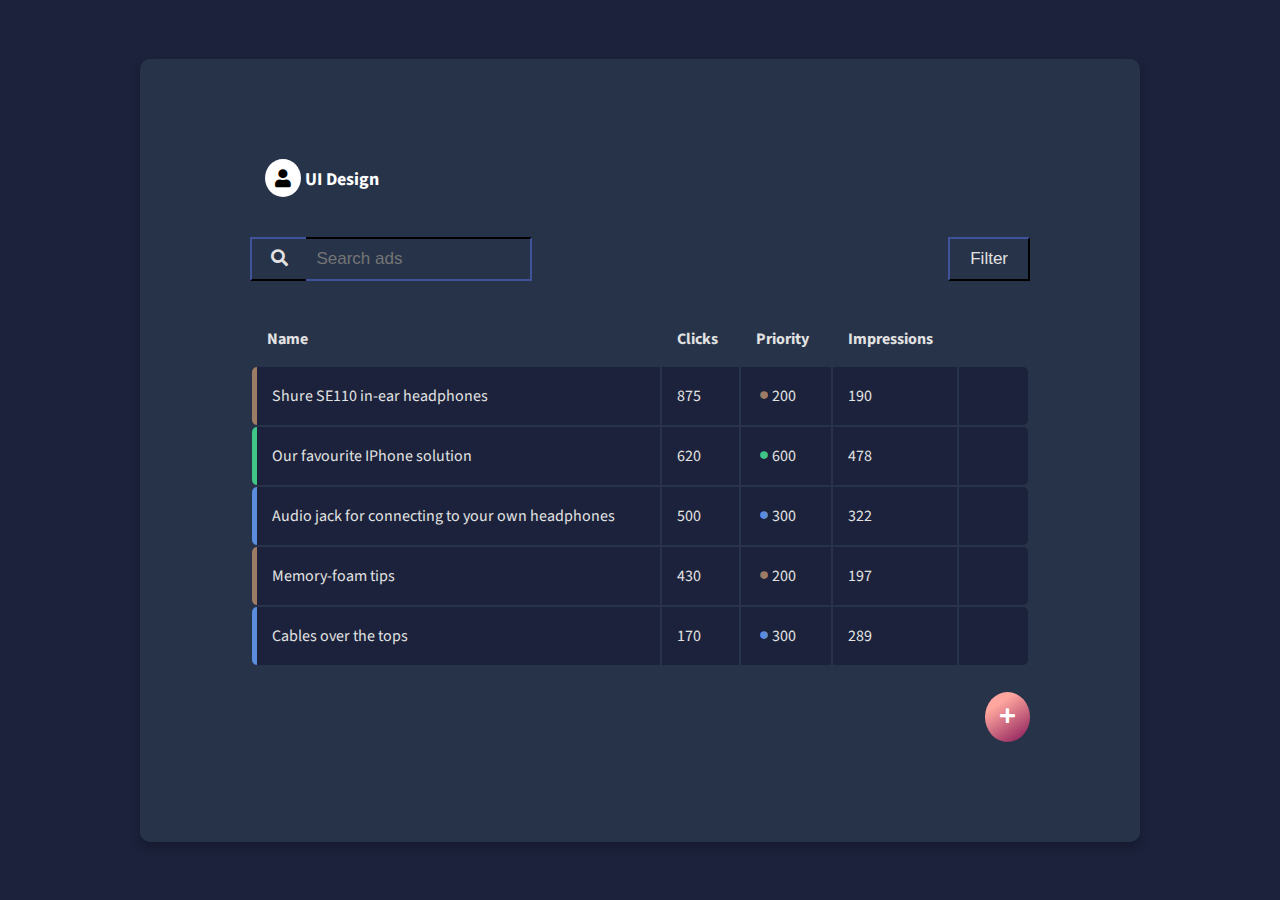
<file: AdsManager.html>
<!DOCTYPE html>
<html lang="en">
  <head>
    <meta charset="UTF-8" />
    <meta name="viewport" content="width=device-width, initial-scale=1.0" />
    <link rel="stylesheet" href="css/adsManager.css" />
    <link
      rel="stylesheet"
      href="https://cdnjs.cloudflare.com/ajax/libs/font-awesome/5.13.1/css/all.min.css"
    />
    <title>Ads Manager</title>
  </head>
  <body>
    <div class="container">
      <div class="user">
        <i class="fas fa-user"></i>
        UI Design
      </div>

      <div class="search-area">
        <div class="search">
          <form>
            <input type="text" placeholder="Search ads" name="search" />
            <button type="submit"><i class="fa fa-search"></i></button>
          </form>
        </div>
        <div class="filter">
          <button type="submit">Filter</button>
        </div>
      </div>

      <table>
        <thead>
          <tr>
            <th>Name</th>
            <th>Clicks</th>
            <th>Priority</th>
            <th>Impressions</th>
            <th></th>
          </tr>
        </thead>
        <tbody>
          <tr class="priority-200">
            <td>Shure SE110 in-ear headphones</td>
            <td>875</td>
            <td><i class="fas fa-circle"></i>200</td>
            <td>190</td>
            <td>
              <button class="delete"><i class="fas fa-trash"></i></button>
            </td>
          </tr>
          <tr class="priority-600">
            <td>Our favourite IPhone solution</td>
            <td>620</td>
            <td><i class="fas fa-circle"></i>600</td>
            <td>478</td>
            <td>
              <button class="delete"><i class="fas fa-trash"></i></button>
            </td>
          </tr>
          <tr class="priority-300">
            <td>Audio jack for connecting to your own headphones</td>
            <td>500</td>
            <td><i class="fas fa-circle"></i>300</td>
            <td>322</td>
            <td>
              <button class="delete"><i class="fas fa-trash"></i></button>
            </td>
          </tr>
          <tr class="priority-200">
            <td>Memory-foam tips</td>
            <td>430</td>
            <td><i class="fas fa-circle"></i>200</td>
            <td>197</td>
            <td>
              <button class="delete"><i class="fas fa-trash"></i></button>
            </td>
          </tr>
          <tr class="priority-300">
            <td>Cables over the tops</td>
            <td>170</td>
            <td><i class="fas fa-circle"></i>300</td>
            <td>289</td>
            <td>
              <button class="delete"><i class="fas fa-trash"></i></button>
            </td>
          </tr>
        </tbody>
      </table>
      <button type="submit" class="add-btn">
        <i class="fas fa-plus"></i>
      </button>
    </div>
  </body>
</html>
</file>
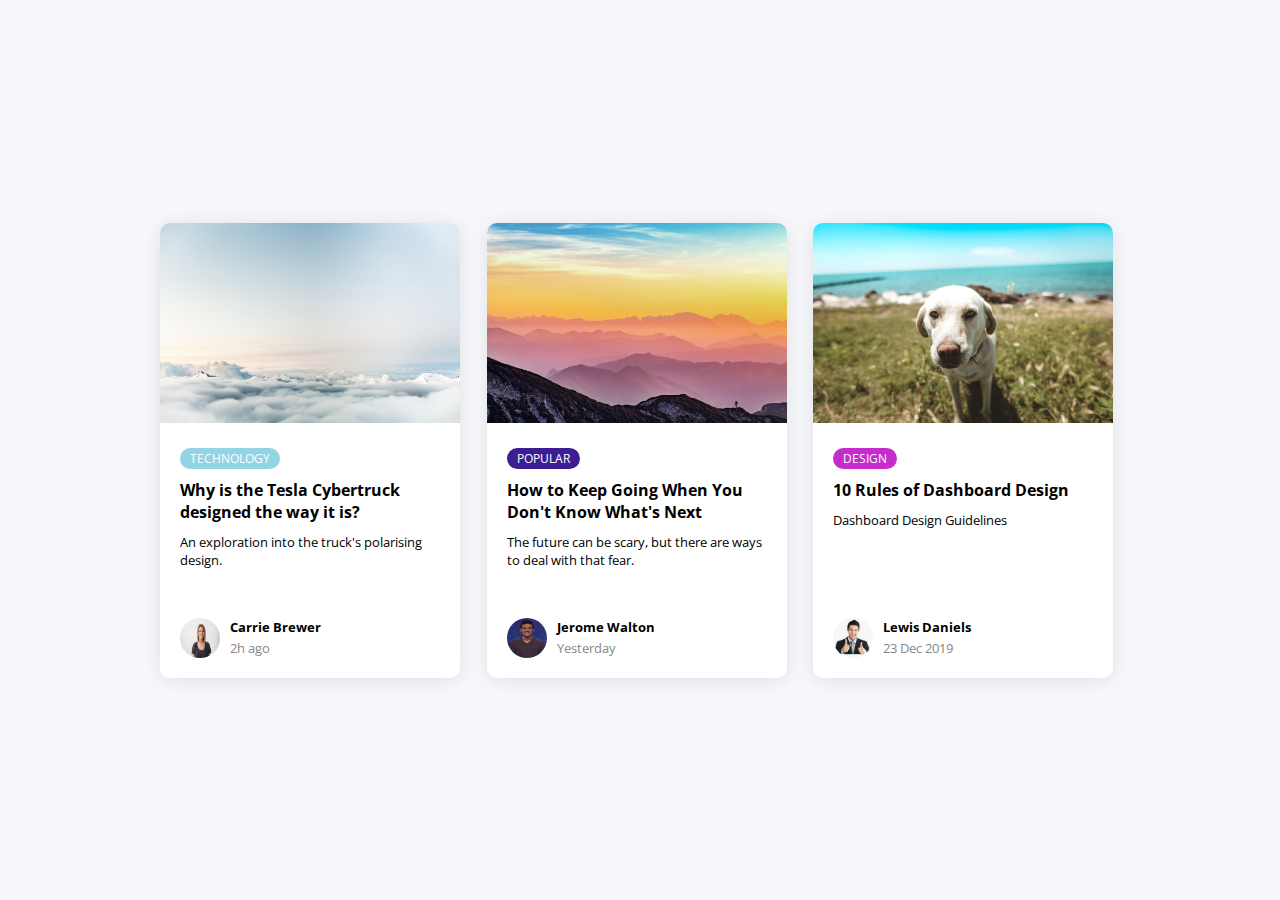
<file: BlogCard.html>
<!DOCTYPE html>
<html lang="en">
<head>
    <meta charset="UTF-8">
    <meta name="viewport" content="width=device-width, initial-scale=1.0">
    <title>Blog Cards</title>
    <link rel="stylesheet" href="css/blogCard.css">
</head>
<body>
    <div class="container">
        <div class="card">
            <div class="card-header">
                <img src="./images/clouds.jpeg" alt="rover" />
            </div>
            <div class="card-body">
                <span class="tag tag-teal">Technology</span>
                <h4>Why is the Tesla Cybertruck designed the way it is?</h4>
                <p>An exploration into the truck's polarising design.</p>
                <div class="user">
                    <img src="./images/person1.jpeg" alt="user 1" />
                    <div class="user-info">
                        <h5>Carrie Brewer</h5>
                        <small>2h ago</small>
                    </div>
                </div>
            </div>
        </div>
        <div class="card">
            <div class="card-header">
                <img src="./images/sunset.jpeg" alt="ballons" />
            </div>
            <div class="card-body">
                <span class="tag tag-purple">Popular</span>
                <h4>How to Keep Going When You Don't Know What's Next</h4>
                <p>
                    The future can be scary, but there are ways to deal with that fear.
                </p>
                <div class="user">
                    <img src="./images/person2.jpg" alt="user 2" />
                    <div class="user-info">
                        <h5>Jerome Walton</h5>
                        <small>Yesterday</small>
                    </div>
                </div>
            </div>
        </div>
        <div class="card">
            <div class="card-header">
                <img src="./images/dog3.jpeg" alt="city" />
            </div>
            <div class="card-body">
                <span class="tag tag-pink">Design</span>
                <h4>10 Rules of Dashboard Design</h4>
                <p>Dashboard Design Guidelines</p>
                <div class="user">
                    <img src="./images/person3.jpeg" alt="user 3" />
                    <div class="user-info">
                        <h5>Lewis Daniels</h5>
                        <small>23 Dec 2019</small>
                    </div>
                </div>
            </div>
        </div>
    </div>
</body>
</html>
</file>
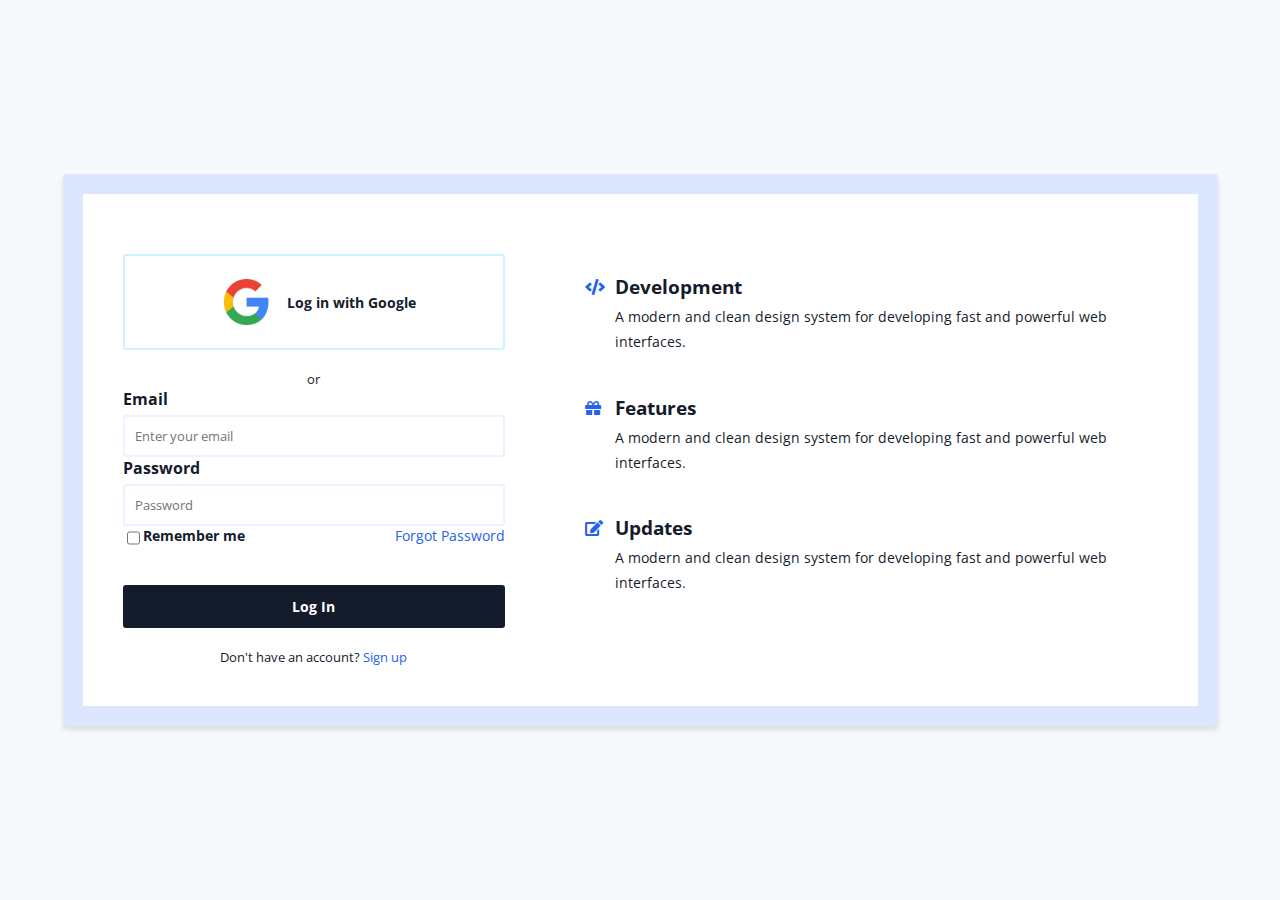
<file: Login.html>
<!DOCTYPE html>
<html lang="en">
  <head>
    <meta charset="UTF-8" />
    <meta name="viewport" content="width=device-width, initial-scale=1.0" />
    <title>Login Control</title>
    <link
      rel="stylesheet"
      href="https://cdnjs.cloudflare.com/ajax/libs/font-awesome/5.13.1/css/all.min.css"
    />
    <link rel="stylesheet" href="css/login.css" />
  </head>
  <body>
    <div class="container">
      <form>
        <button class="btn btn-ghost">
          <img src="/images/google.png" alt="" />
          Log in with Google
        </button>

        <small>or</small>

        <div class="form-control">
          <label for="email">Email</label>
          <input type="email" id="email" placeholder="Enter your email" />
        </div>

        <div class="form-control">
          <label for="password">Password</label>
          <input type="password" id="password" placeholder="Password" />
        </div>

        <div class="checkbox-container">
          <input type="checkbox" id="remember" />
          <label for="remember">Remember me</label>

          <a href="#">Forgot Password</a>
        </div>

        <button class="btn">Log In</button>

        <small>Don't have an account? <a href="#">Sign up</a></small>
      </form>
      <div class="features">
        <div class="feature">
          <i class="fas fa-code"></i>
          <h3>Development</h3>
          <p>
            A modern and clean design system for developing fast and powerful
            web interfaces.
          </p>
        </div>
        <div class="feature">
          <i class="fas fa-gift"></i>
          <h3>Features</h3>
          <p>
            A modern and clean design system for developing fast and powerful
            web interfaces.
          </p>
        </div>
        <div class="feature">
          <i class="fas fa-edit"></i>
          <h3>Updates</h3>
          <p>
            A modern and clean design system for developing fast and powerful
            web interfaces.
          </p>
        </div>
      </div>
    </div>
  </body>
</html>
</file>
<file: css/adsManager.css>
@import url("https://fonts.googleapis.com/css2?family=Source+Sans+Pro:wght@200;600&display=swap");

* {
  box-sizing: border-box;
}

body {
  background-color: #1c223b;
  color: #fff;
  font-family: "Source Sans Pro", sans-serif;
  display: flex;
  align-items: center;
  justify-content: center;
  height: 100vh;
  margin: 0;
}
.container {
  background-color: #273349;
  border-radius: 10px;
  box-shadow: 0 5px 10px rgba(12, 16, 31, 0.4);
  padding: 100px;
  margin: auto;
  width: 1000px;
}

.user {
  margin-left: 25px;
  margin-bottom: 20px;
  font-weight: bold;
  font-size: 18px;
}

.user i {
  background-color: #fff;
  color: #000;
  font-size: inherit;
  padding: 10px;
  border-radius: 50%;
}

.search-area {
  padding: 20px 10px;
  display: flex;
  justify-content: space-between;
}

.search-area .search form input {
  background-color: transparent;
  border-left: none;
  border-color: #1d2545;
  padding: 10px;
  font-size: 17px;
  color: #e2e2e2;
  float: right;
  width: 80%;
}

.search-area .search form button {
  background-color: transparent;
  border-right: none;
  border-color: #1d2545;
  float: right;
  width: 20%;
  padding: 10px;
  color: #e2e2e2;
  font-size: 17px;
  cursor: pointer;
}

.search-area .filter button {
  background-color: transparent;
  color: #e2e2e2;
  padding: 10px 20px;
  border-color: #1d2545;
  font-size: 17px;
  cursor: pointer;
}

table {
  color: #e2e2e2;
  padding: 10px;
  width: 100%;
}

table th,
table td {
  padding: 15px;
  text-align: left;
}

table tbody tr {
  background-color: #1c223b;
}

table tbody tr:hover {
  background-color: #151b31;
  box-shadow: 0 3px 5px rgba(0, 0, 0, 0.2);
}

table tbody tr td:first-of-type {
  border-top-left-radius: 5px;
  border-bottom-left-radius: 5px;
}

table tbody tr td:last-of-type {
  border-top-right-radius: 5px;
  border-bottom-right-radius: 5px;
  text-align: center;
}

table tbody tr.priority-200 td:first-of-type {
  border-left: 5px solid #9c7c64;
}

table tbody tr.priority-300 td:first-of-type {
  border-left: 5px solid #5c8cdc;
}

table tbody tr.priority-600 td:first-of-type {
  border-left: 5px solid #40c587;
}

table tbody tr td .fa-circle {
  transform: scale(0.5);
}

table tbody tr.priority-200 td .fa-circle {
  color: #9c7c64;
}

table tbody tr.priority-300 td .fa-circle {
  color: #5c8cdc;
}

table tbody tr.priority-600 td .fa-circle {
  color: #40c587;
}

.delete {
  cursor: pointer;
  background-color: #242c4c;
  border: 0;
  border-radius: 2px;
  color: #909090;
  font-size: 16px;
  padding: 5px 10px;
  opacity: 0;
}

table tbody tr:hover .delete {
  opacity: 1;
}

.add-btn {
  cursor: pointer;
  float: right;
  padding: 15px;
  font-size: 17px;
  margin-top: 15px;
  margin-right: 10px;
  background-color: #861657;
  background-image: linear-gradient(326deg, #861657 0%, #ffa69e 74%);
  color: #fff;
  border: none;
  border-radius: 50%;
}

@media (max-width: 768px) {
  .container {
    padding: 20px;
  }

  table tbody tr .delete {
    opacity: 1;
  }

  table th:nth-of-type(3),
  table td:nth-of-type(3) {
    display: none;
  }
}
</file>
<file: css/blogCard.css>
@import url("https://fonts.googleapis.com/css2?family=Open+Sans:ital,wght@1,400&display=swap");

* {
  box-sizing: border-box;
}

body {
  background-color: #f7f8fc;
  font-family: "Open Sans", sans-serif;
  display: flex;
  align-items: center;
  justify-content: center;
  height: 100vh;
  margin: 0;
}

.container {
  display: grid;
  grid-template-columns: repeat(3, 1fr);
  width: 960px;
  gap: 20px;
  margin: auto;
}

.card {
  background-color: white;
  border-radius: 10px;
  box-shadow: 0 2px 20px rgba(0, 0, 0, 0.1);
  overflow: hidden;
  width: 300px;
}

.card-header img {
  width: 100%;
  height: 200px;
  object-fit: cover;
}

.card-body {
  display: flex;
  flex-direction: column;
  align-items: start;
  padding: 20px;
  min-height: 250px;
}

.tag {
  background-color: #777;
  border-radius: 50px;
  font-size: 12px;
  margin: 0;
  color: #fff;
  padding: 2px 10px;
  text-transform: uppercase;
}

.tag-teal {
  background-color: #92d4e4;
}

.tag-purple {
  background-color: #3d1d94;
}

.tag-pink {
  background-color: #c62bcb;
}

.card-body h4 {
  margin: 10px 0;
}

.card-body p {
  font-size: 13px;
  margin: 0 0 40px;
}

.user {
  display: flex;
  margin-top: auto;
}

.user img {
  width: 40px;
  height: 40px;
  border-radius: 50%;
  margin-right: 10px;
}

.user-info h5 {
  margin: 0;
}

.user-info small {
  color: #888785;
}

@media (max-width: 940px) {
  .container {
    grid-template-columns: 1fr;
    justify-items: center;
  }
}
</file>
<file: css/login.css>
@import url("https://fonts.googleapis.com/css2?family=Open+Sans:ital,wght@1,400&display=swap");

* {
  box-sizing: border-box;
}

body {
  background-color: #f7f8fc;
  color: #141c2c;
  font-family: "Open Sans", sans-serif;
  display: flex;
  align-items: center;
  justify-content: center;
  height: 100vh;
  margin: 0;
}
a {
  color: #2762eb;
  text-decoration: none;
}

.container {
  background-color: #fff;
  border-radius: 3px;
  border: 20px solid #dce7ff;
  width: 1000pxm;
  max-width: 100%;
  display: flex;
  box-shadow: 0 4px 5px rgba(0, 0, 0, 0.1);
}

form {
  border-right: 1px solid ecf2ff;
  display: flex;
  flex-direction: column;
  align-items: center;
  justify-content: center;
  padding: 40px;
  flex: 1;
}

.form-control {
  margin: 10px, 0;
  width: 100%;
}

label {
  display: inline-block;
  font-weight: bold;
  margin-bottom: 5px;
}

input:not([type="checkbox"]) {
  background-color: transparent;
  border: 2px solid #ecf2ff;
  border-radius: 3px;
  font-family: inherit;
  padding: 10px;
  width: 100%;
}

.checkbox-container {
  display: flex;
  justify-content: space-between;
  font-size: 14px;
  margin-bottom: 15px;
  width: 100%;
}

.checkbox-container a {
  margin-left: auto;
}

.btn {
  cursor: pointer;
  background-color: #141c2c;
  border: 2px solid #141c2c;
  border-radius: 3px;
  color: #fff;
  display: flex;
  align-items: center;
  justify-content: center;
  font-family: inherit;
  font-weight: bold;
  font-size: 14px;
  padding: 10px;
  margin: 20px 0;
  width: 100%;
}

.btn-ghost {
  background-color: transparent;
  border-color: #ccf2ff;
  color: #141c2c;
}

.btn img {
  margin-right: 5px;
  width: 20%;
}

.features {
  flex: 1.5;
  padding: 40px;
}

.feature {
  padding-left: 30px;
  position: relative;
  margin: 40px 0;
}

.feature i {
  color: #2762eb;
  position: absolute;
  top: 5px;
  left: 0;
}

.feature h3 {
  margin: 0;
}

.feature p {
  font-size: 14px;
  line-height: 1.8;
  margin: 5px 0;
}

@media (max-width: 768px) {
  .container {
    flex-direction: column;
  }
  .form {
    border-right: 0;
  }
}
</file>
